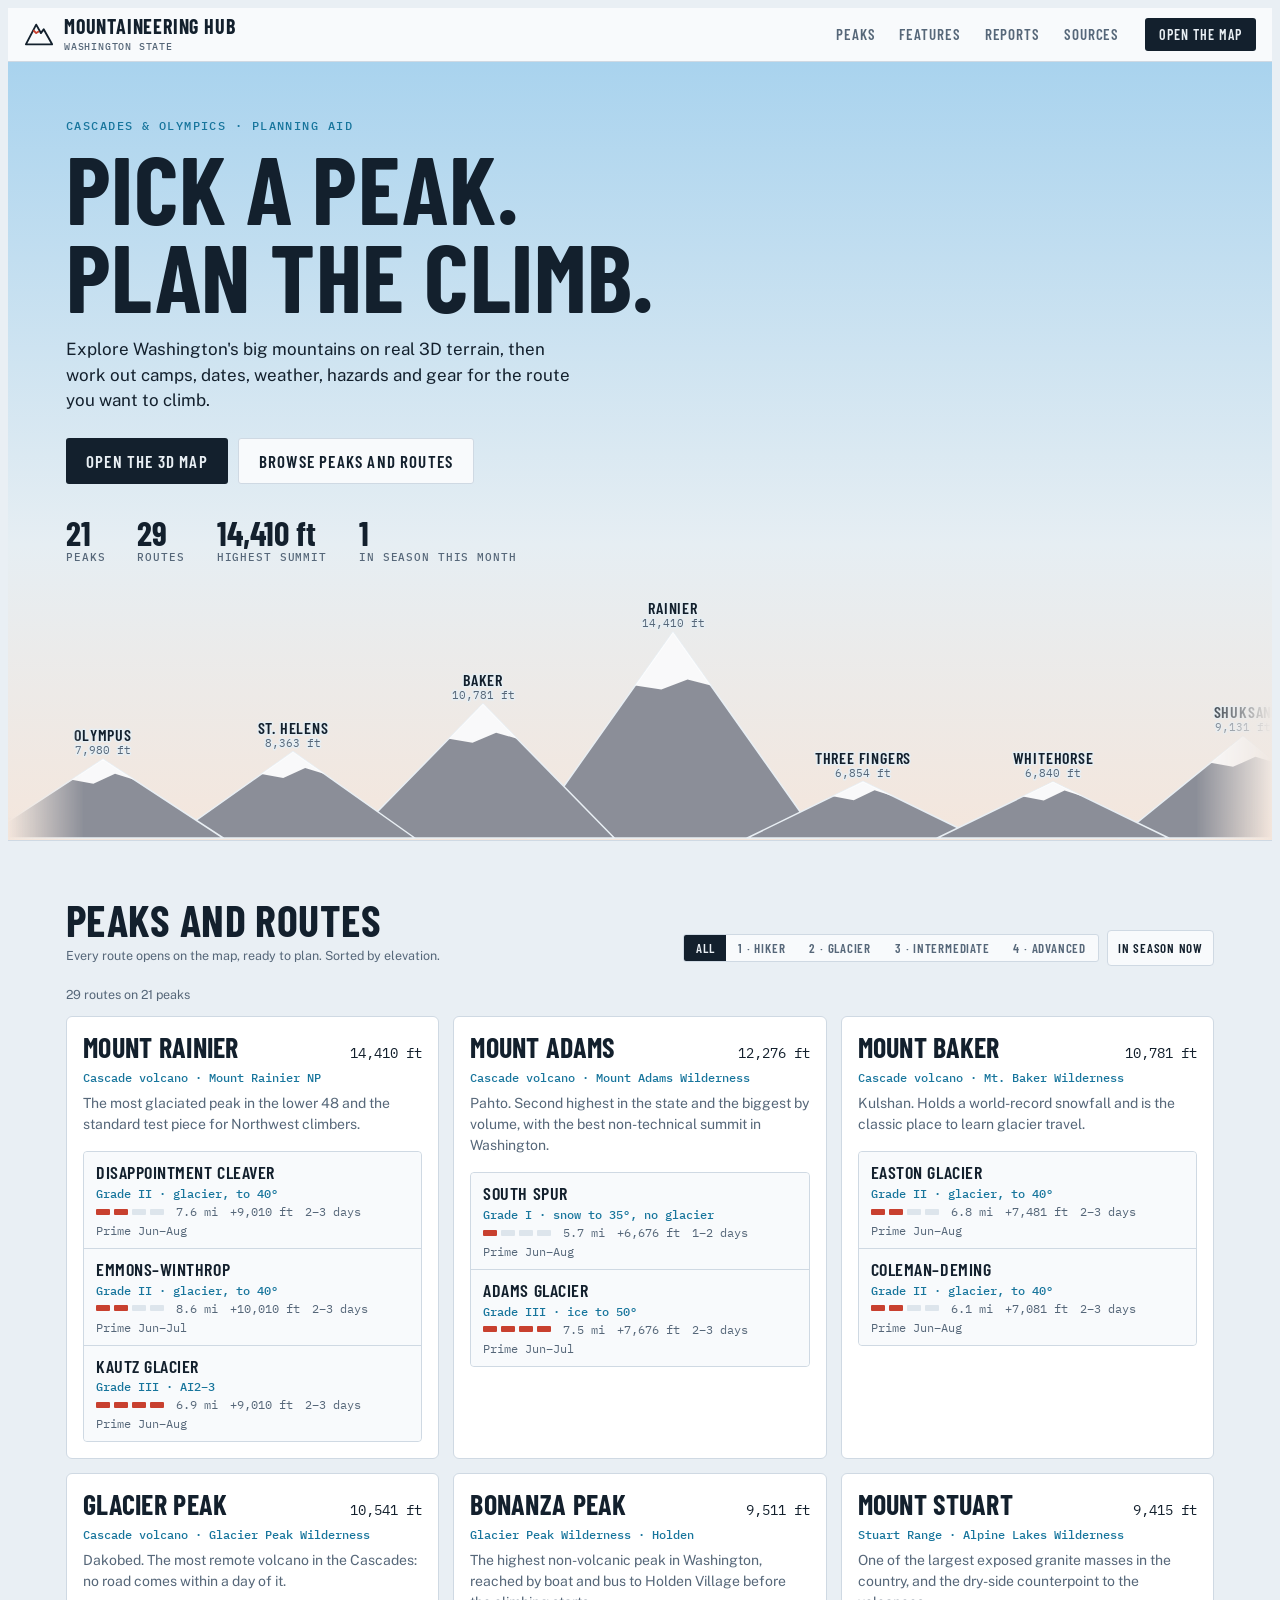
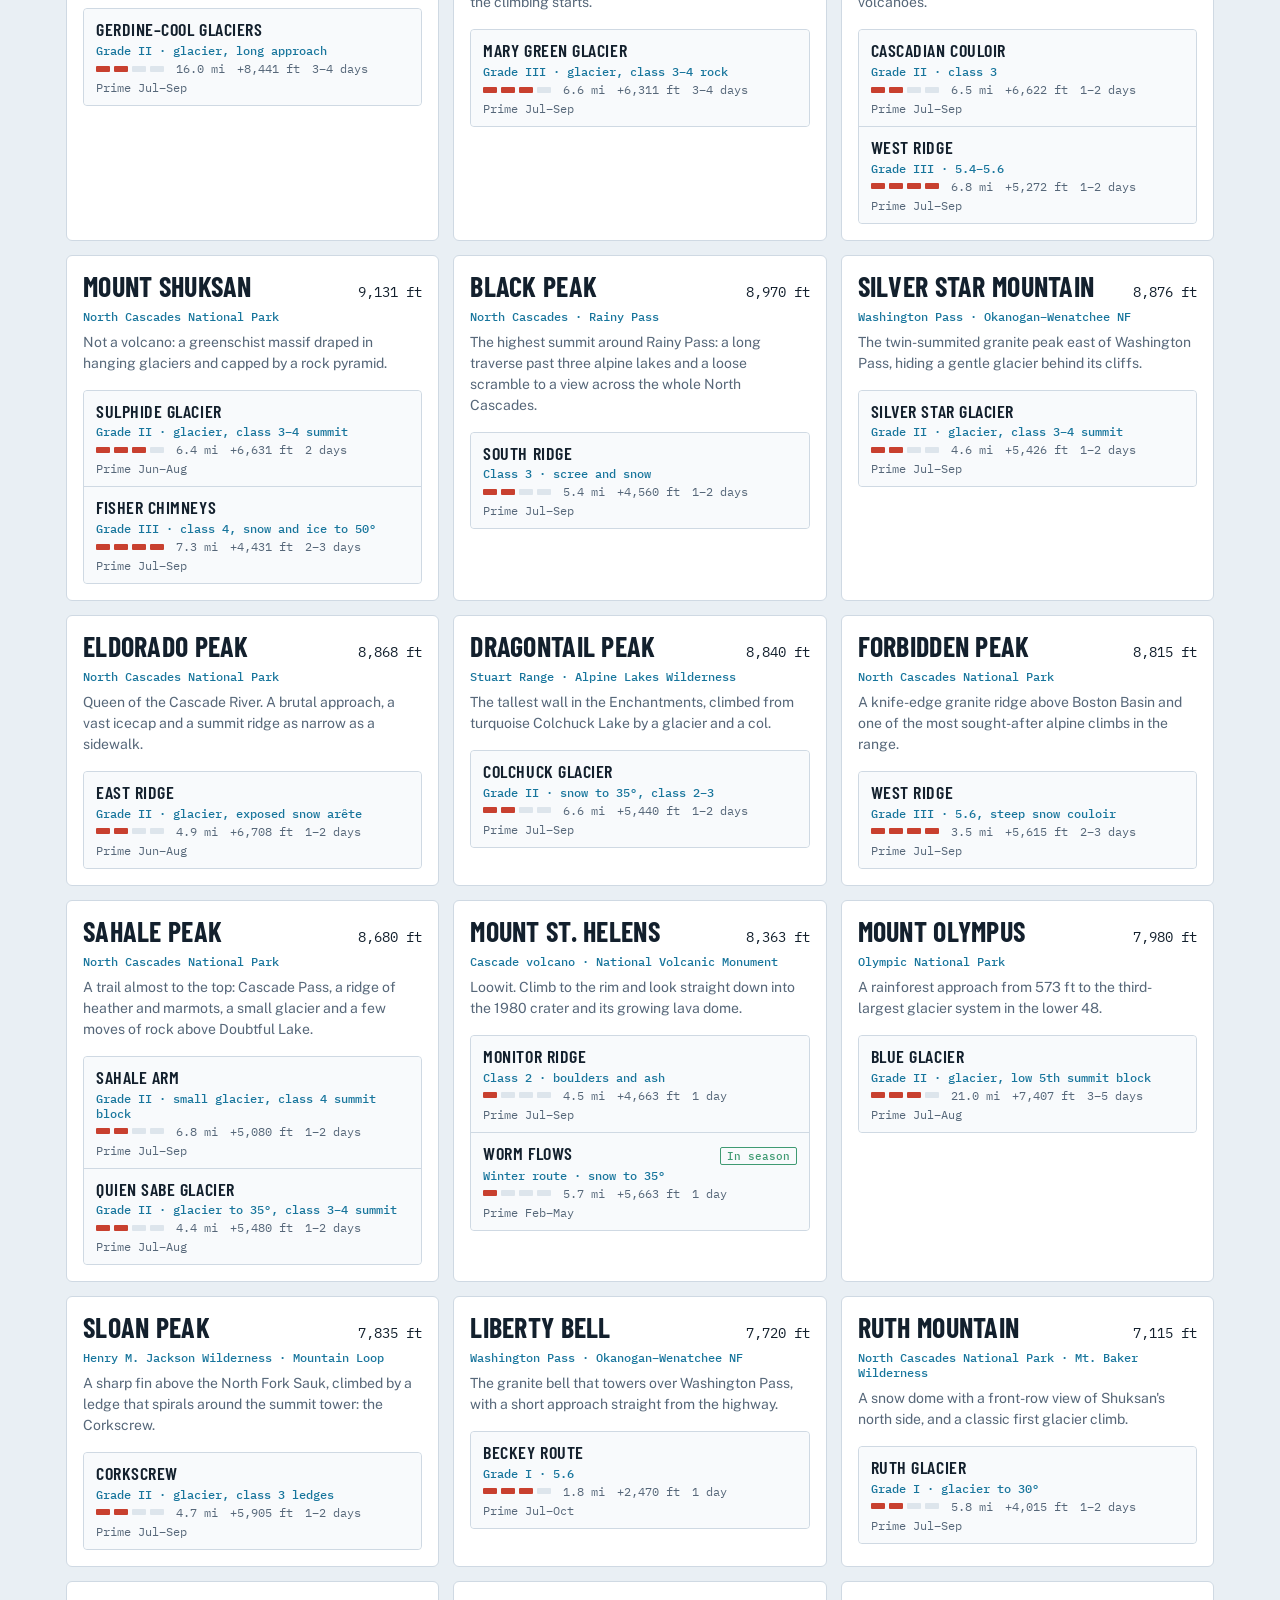
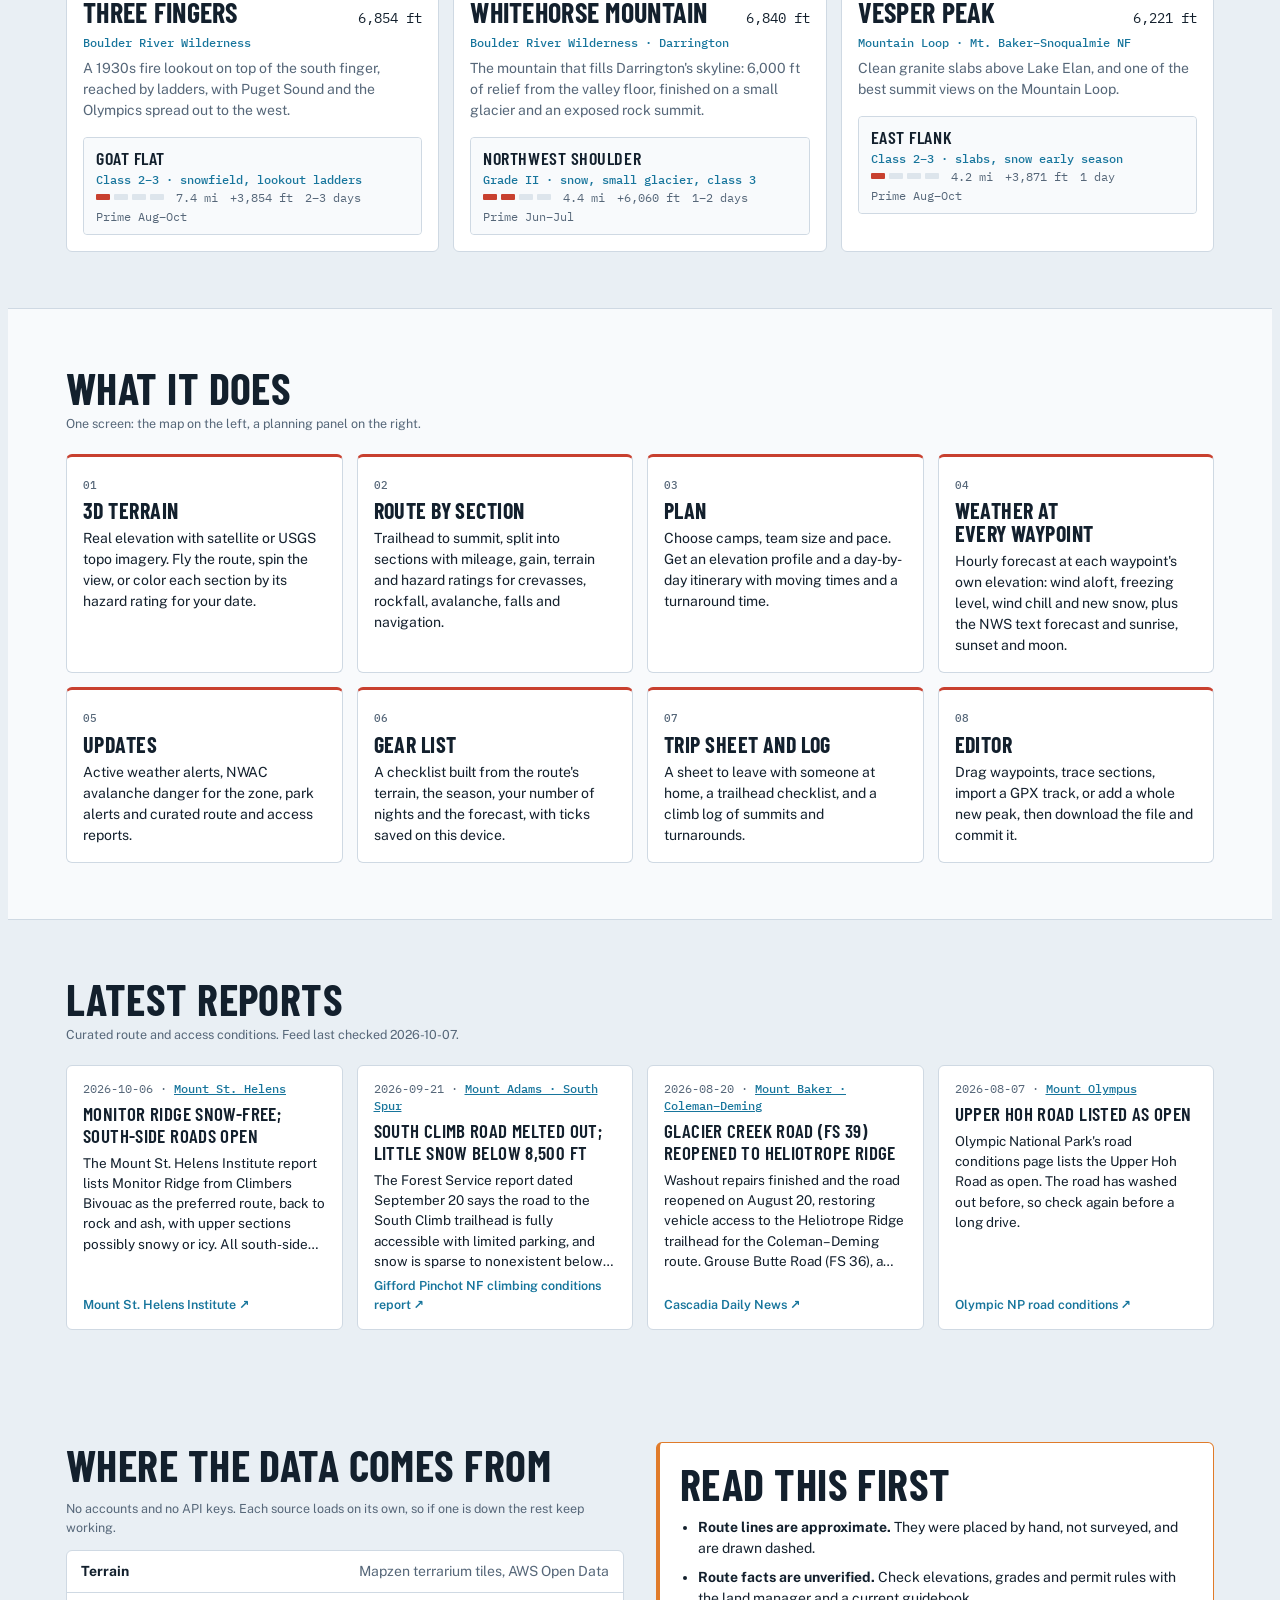
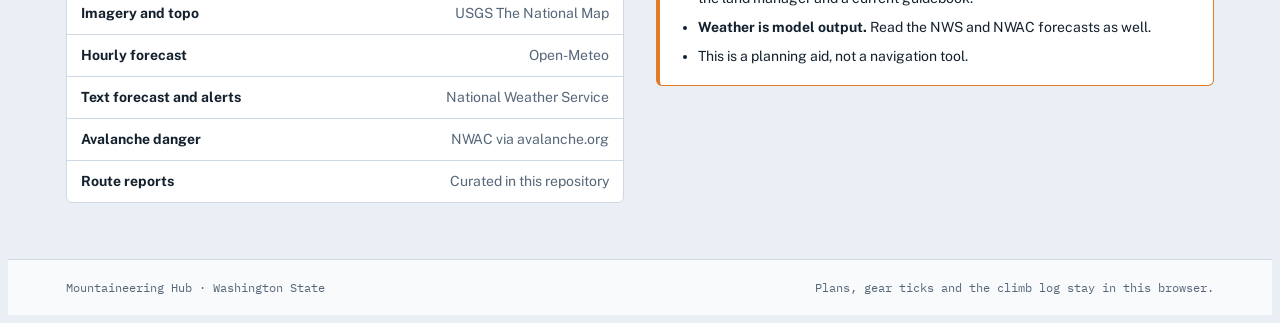
<file: index.html>
<!doctype html>
<html lang="en">
<head>
<meta charset="utf-8">
<meta name="viewport" content="width=device-width,initial-scale=1,viewport-fit=cover">
<title>Washington Mountaineering Hub</title>
<meta name="description" content="Explore Washington peaks on real 3D terrain, then plan camps, dates, weather, hazards and gear for each route.">
<script>
  // Old links pointed at the app on this page (…/#rainier/dc). Send them to the map.
  if (/^#[a-z0-9-]+(\/[a-z0-9-]+)?$/i.test(location.hash)) location.replace('map.html' + location.hash);
</script>
<link rel="preconnect" href="https://fonts.googleapis.com">
<link rel="stylesheet" href="https://fonts.googleapis.com/css2?family=Barlow+Condensed:wght@500;600;700&family=Public+Sans:wght@400;500;600;700&family=IBM+Plex+Mono:wght@400;500&display=swap">
<link rel="stylesheet" href="css/app.css">
<link rel="stylesheet" href="css/home.css">
</head>
<body class="home">
<header class="top">
  <a class="brand" href="./">
    <svg viewBox="0 0 32 32" aria-hidden="true"><path d="M2 27 13 6l5 9 3-4 9 16z" fill="none" stroke="var(--ink)" stroke-width="2" stroke-linejoin="round"/><path d="M10 12l3 3 3-2" fill="none" stroke="var(--accent)" stroke-width="2" stroke-linejoin="round"/></svg>
    <div><b>Mountaineering Hub</b><small>Washington State</small></div>
  </a>
  <nav class="hnav" aria-label="Sections">
    <a href="#peaks">Peaks</a><a href="#features">Features</a><a href="#reports">Reports</a><a href="#sources">Sources</a>
  </nav>
  <a class="btn" href="map.html">Open the map</a>
</header>

<main>
  <section class="hero">
    <div class="wrap">
      <p class="kicker">Cascades &amp; Olympics · planning aid</p>
      <h1>Pick a peak.<br>Plan the climb.</h1>
      <p class="lede">Explore Washington's big mountains on real 3D terrain, then work out camps, dates, weather, hazards and gear for the route you want to climb.</p>
      <div class="ctas">
        <a class="btn big" href="map.html">Open the 3D map</a>
        <a class="btn ghost big" href="#peaks">Browse peaks and routes</a>
      </div>
      <dl class="hstats" id="hstats"></dl>
    </div>
    <div class="skyline" id="skyline" aria-label="Peaks, west to east"></div>
  </section>

  <section class="wrap sect" id="peaks">
    <div class="shead">
      <div><h2>Peaks and routes</h2><p class="sub">Every route opens on the map, ready to plan. Sorted by elevation.</p></div>
      <div class="filters">
        <div class="seg" id="fLevel" role="group" aria-label="Experience level"></div>
        <button class="tbtn" id="fSeason" aria-pressed="false" title="Only routes inside their climbing season this month">In season now</button>
      </div>
    </div>
    <p class="sub" id="count" aria-live="polite"></p>
    <div class="cards" id="cards"><p class="sub">Loading peaks…</p></div>
  </section>

  <section class="band" id="features">
    <div class="wrap sect">
      <div class="shead"><div><h2>What it does</h2><p class="sub">One screen: the map on the left, a planning panel on the right.</p></div></div>
      <div class="feats">
        <article><b>01</b><h3>3D terrain</h3><p>Real elevation with satellite or USGS topo imagery. Fly the route, spin the view, or color each section by its hazard rating for your date.</p></article>
        <article><b>02</b><h3>Route by section</h3><p>Trailhead to summit, split into sections with mileage, gain, terrain and hazard ratings for crevasses, rockfall, avalanche, falls and navigation.</p></article>
        <article><b>03</b><h3>Plan</h3><p>Choose camps, team size and pace. Get an elevation profile and a day-by-day itinerary with moving times and a turnaround time.</p></article>
        <article><b>04</b><h3>Weather at every waypoint</h3><p>Hourly forecast at each waypoint's own elevation: wind aloft, freezing level, wind chill and new snow, plus the NWS text forecast and sunrise, sunset and moon.</p></article>
        <article><b>05</b><h3>Updates</h3><p>Active weather alerts, NWAC avalanche danger for the zone, park alerts and curated route and access reports.</p></article>
        <article><b>06</b><h3>Gear list</h3><p>A checklist built from the route's terrain, the season, your number of nights and the forecast, with ticks saved on this device.</p></article>
        <article><b>07</b><h3>Trip sheet and log</h3><p>A sheet to leave with someone at home, a trailhead checklist, and a climb log of summits and turnarounds.</p></article>
        <article><b>08</b><h3>Editor</h3><p>Drag waypoints, trace sections, import a GPX track, or add a whole new peak, then download the file and commit it.</p></article>
      </div>
    </div>
  </section>

  <section class="wrap sect" id="reports">
    <div class="shead"><div><h2>Latest reports</h2><p class="sub" id="checked">Curated route and access conditions.</p></div></div>
    <div class="reps" id="reps"><p class="sub">Loading reports…</p></div>
  </section>

  <section class="wrap sect" id="sources">
    <div class="split">
      <div>
        <h2>Where the data comes from</h2>
        <p class="sub" style="margin-bottom:12px">No accounts and no API keys. Each source loads on its own, so if one is down the rest keep working.</p>
        <ul class="srcs">
          <li><b>Terrain</b><span>Mapzen terrarium tiles, AWS Open Data</span></li>
          <li><b>Imagery and topo</b><span>USGS The National Map</span></li>
          <li><b>Hourly forecast</b><span>Open-Meteo</span></li>
          <li><b>Text forecast and alerts</b><span>National Weather Service</span></li>
          <li><b>Avalanche danger</b><span>NWAC via avalanche.org</span></li>
          <li><b>Route reports</b><span>Curated in this repository</span></li>
        </ul>
      </div>
      <div class="warn">
        <h2>Read this first</h2>
        <ul>
          <li><b>Route lines are approximate.</b> They were placed by hand, not surveyed, and are drawn dashed.</li>
          <li><b>Route facts are unverified.</b> Check elevations, grades and permit rules with the land manager and a current guidebook.</li>
          <li><b>Weather is model output.</b> Read the NWS and NWAC forecasts as well.</li>
          <li>This is a planning aid, not a navigation tool.</li>
        </ul>
      </div>
    </div>
  </section>
</main>

<footer class="foot">
  <div class="wrap">
    <span>Mountaineering Hub · Washington State</span>
    <span>Plans, gear ticks and the climb log stay in this browser.</span>
  </div>
</footer>

<script type="module" src="js/home.js"></script>
</body>
</html>
</file>
<file: css/app.css>
/* One-screen app: 3D terrain map on the left, tabbed planning panel docked right (stacked on phones). */
:root{
  --bg:#e9eff4; --panel:#f8fafc; --raise:#ffffff; --ink:#13202d; --mute:#566779; --line:#cfd9e3;
  --accent:#c8402f; --accent-ink:#ffffff; --ice:#17759c; --gold:#9a7a0c;
  --sky1:#a9d3ee; --sky2:#e6eef3; --sky3:#f4e6dc;
  --hok:#3f9a72; --h1:#d9ac1f; --h2:#e07b2a; --h3:#cf3a36; --h0:#dde5ec;
  --t-low:#6c967a; --t-mid:#a9ae93; --t-rock:#8b8e98; --t-snow:#ffffff; --t-line:#5a4636; --t-glow:#000000; --t-amb:.52;
  --f-display:"Barlow Condensed","Arial Narrow",Impact,sans-serif;
  --f-body:"Public Sans",system-ui,-apple-system,"Segoe UI",sans-serif;
  --f-mono:"IBM Plex Mono",ui-monospace,Menlo,Consolas,monospace;
}
@media (prefers-color-scheme: dark){ :root{
  --bg:#0b131e; --panel:#111c2a; --raise:#172536; --ink:#e7eef6; --mute:#8fa2b6; --line:#25364a;
  --accent:#ff7d5e; --accent-ink:#1a0d08; --ice:#6cc7ea; --gold:#e3c14a;
  --sky1:#0a1222; --sky2:#1c2742; --sky3:#5a3a4c;
  --hok:#4fb98a; --h1:#e6bf3a; --h2:#f08f3f; --h3:#ef5a52; --h0:#22344a;
  --t-low:#1f3d3c; --t-mid:#3a4a5c; --t-rock:#4a5166; --t-snow:#c9dcf5; --t-line:#0a1320; --t-glow:#ff8a66; --t-amb:.42;
  color-scheme:dark } }

*{box-sizing:border-box}
html,body{height:100%}
body{background:var(--bg);color:var(--ink);font:14px/1.5 var(--f-body);display:flex;flex-direction:column}
button,input,select,textarea{font:inherit;color:inherit}
button{cursor:pointer}
:focus-visible{outline:2px solid var(--ice);outline-offset:2px}
.mono{font-family:var(--f-mono);font-variant-numeric:tabular-nums}
h1,h2,h3{font-family:var(--f-display);margin:0;text-wrap:balance;line-height:1.05}

/* header */
.top{display:flex;align-items:center;gap:16px;padding:8px 16px;border-bottom:1px solid var(--line);background:var(--panel);flex:none;min-width:0}
.brand{display:flex;align-items:center;gap:10px;flex:none}
.brand svg{width:30px;height:30px}
.brand b{font:700 20px/1 var(--f-display);letter-spacing:.04em;text-transform:uppercase}
.brand small{display:block;font:500 10px/1.2 var(--f-mono);color:var(--mute);letter-spacing:.08em;text-transform:uppercase}
.peaks{display:flex;gap:4px;overflow-x:auto;min-width:0;flex:1;scrollbar-width:thin;padding-block:2px}
.peaks button{flex:none;background:none;border:1px solid transparent;border-radius:4px;padding:4px 10px;text-align:left;line-height:1.15}
.peaks button b{display:block;font:600 16px/1.1 var(--f-display);letter-spacing:.03em;text-transform:uppercase}
.peaks button span{font:400 10.5px var(--f-mono);color:var(--mute)}
.peaks button:hover{border-color:var(--line)}
.peaks button[aria-pressed="true"]{background:var(--ink);color:var(--bg)}
.peaks button[aria-pressed="true"] span{color:inherit;opacity:.75}

.main{flex:1;display:grid;grid-template-columns:minmax(0,1fr) 450px;min-height:0}

/* stage */
.stage{position:relative;min-width:0;min-height:0;overflow:hidden;background:linear-gradient(180deg,var(--sky1) 0%,var(--sky2) 58%,var(--sky3) 100%)}
#map{position:absolute;inset:0}
.hud{position:absolute;pointer-events:none}
.hud>*{pointer-events:auto}
.title{top:14px;left:16px;right:150px;pointer-events:none}
.title>*{pointer-events:none}
.title{color:#fff;text-shadow:0 1px 10px rgba(0,0,0,.75),0 0 2px rgba(0,0,0,.6)}
.title h1{font-size:clamp(30px,4.4vw,58px);font-weight:700;text-transform:uppercase;letter-spacing:.01em}
.title .elev{font:500 15px var(--f-mono);margin-top:4px}
.title .elev em{font-style:normal;opacity:.85}
.title p{margin:6px 0 0;max-width:42ch;font-size:13px}
.tools{top:14px;right:12px;display:flex;flex-direction:column;gap:6px;align-items:flex-end}
.tbtn{background:var(--panel);border:1px solid var(--line);border-radius:4px;min-width:36px;height:36px;padding:0 10px;font:600 13px var(--f-display);letter-spacing:.06em;text-transform:uppercase}
.tbtn[aria-pressed="true"]{background:var(--accent);color:var(--accent-ink);border-color:var(--accent)}
.routes{left:16px;bottom:16px;right:16px;display:flex;flex-wrap:wrap;gap:6px;align-items:flex-end}
.rchip{display:flex;align-items:center;gap:8px;background:var(--panel);border:1px solid var(--line);border-radius:4px;padding:6px 10px;text-align:left;line-height:1.2}
.rchip i{width:10px;height:10px;border-radius:50%;flex:none}
.rchip b{font:600 15px var(--f-display);letter-spacing:.03em;text-transform:uppercase;display:block}
.rchip span{font-size:11px;color:var(--mute)}
.rchip[aria-pressed="true"]{border-color:var(--ink);box-shadow:inset 0 -3px 0 var(--ink)}
.fly{left:50%;top:16px;transform:translateX(-50%);background:var(--ink);color:var(--bg);border-radius:4px;padding:6px 12px;font:500 12px var(--f-mono);white-space:nowrap}
.lab{position:absolute;left:9px;top:-10px;white-space:nowrap;cursor:pointer;font:500 11px var(--f-mono);background:var(--panel);color:var(--ink);border:1px solid var(--line);border-radius:3px;padding:1px 6px;transform-origin:0 0}
.lab b{font:600 13px var(--f-display);letter-spacing:.04em;text-transform:uppercase;margin-right:6px}
.lab.lc{border-color:var(--ice)} .lab.sleep{background:var(--accent);color:var(--accent-ink);border-color:var(--accent)}
.lab.summit{background:var(--ink);color:var(--bg);border-color:var(--ink)}

/* panel */
.panel{display:flex;flex-direction:column;min-height:0;min-width:0;background:var(--panel);border-left:1px solid var(--line)}
.tabs{display:flex;overflow-x:auto;border-bottom:1px solid var(--line);flex:none;scrollbar-width:none}
.tabs button{flex:1 0 auto;background:none;border:0;border-bottom:3px solid transparent;padding:11px 7px 8px;font:600 14.5px var(--f-display);letter-spacing:.05em;text-transform:uppercase;color:var(--mute)}
.tabs button[aria-selected="true"]{color:var(--ink);border-bottom-color:var(--accent)}
.pane{flex:1;overflow-y:auto;padding:16px;display:flex;flex-direction:column;gap:18px;min-height:0}
.pane h2{font-size:28px;font-weight:700;text-transform:uppercase;letter-spacing:.01em}
.pane h3{font-size:14px;font-weight:600;letter-spacing:.1em;text-transform:uppercase;color:var(--mute);margin-bottom:8px}
.pane p{margin:0;max-width:65ch}
.sub{color:var(--mute);font-size:12.5px}
.grade{font:500 12px var(--f-mono);color:var(--ice);margin-top:4px}
.stats{display:grid;grid-template-columns:repeat(4,1fr);border:1px solid var(--line);border-radius:4px;background:var(--raise)}
.stats div{padding:8px 8px;border-left:1px solid var(--line);min-width:0}
.stats div:first-child{border-left:0}
.stats b{display:block;font:600 20px/1.1 var(--f-display);white-space:nowrap}
.stats span{font-size:10.5px;color:var(--mute);text-transform:uppercase;letter-spacing:.06em}
.pips{display:flex;gap:4px;align-items:center}
.pips i{width:22px;height:8px;background:var(--h0);border-radius:1px}
.pips i.on{background:var(--accent)}
.pips b{margin-left:8px;font:600 14px var(--f-display);letter-spacing:.05em;text-transform:uppercase}
ul.plain{margin:6px 0 0;padding-left:18px} ul.plain li{margin:2px 0}
.season{position:relative;display:grid;grid-template-columns:repeat(12,1fr);border:1px solid var(--line);border-radius:4px;background:var(--raise);height:34px;overflow:hidden}
.season span{font:400 10px var(--f-mono);color:var(--mute);text-align:center;align-self:end;padding-bottom:2px;border-left:1px solid var(--line);position:relative;z-index:1}
.season span:first-child{border-left:0}
.season u{position:absolute;top:0;height:12px;background:var(--ice);opacity:.35}
.season u.prime{opacity:1}
.season em{position:absolute;top:0;bottom:0;width:2px;background:var(--accent);z-index:2}
.secs{display:flex;flex-direction:column;border:1px solid var(--line);border-radius:4px;background:var(--raise)}
.sec{padding:10px 12px;border-top:1px solid var(--line);display:grid;grid-template-columns:22px minmax(0,1fr);gap:4px 8px;cursor:default}
.sec:first-child{border-top:0}
.sec.hot{box-shadow:inset 3px 0 0 var(--accent)}
.sec .n{font:500 12px var(--f-mono);color:var(--mute);padding-top:2px}
.sec .h{font:600 16px/1.2 var(--f-display);letter-spacing:.02em;text-transform:uppercase}
.sec .m{font:400 11.5px var(--f-mono);color:var(--mute)}
.sec .t{grid-column:2;font-size:13px}
.chips{grid-column:2;display:flex;flex-wrap:wrap;gap:4px}
.hz{font:500 11px var(--f-body);padding:1px 7px;border-radius:2px;border:1px solid transparent;white-space:nowrap}
.hz.l1{background:var(--h1);color:#1d1503} .hz.l2{background:var(--h2);color:#1d0d03} .hz.l3{background:var(--h3);color:#fff}
.hz.l0{border-color:var(--line);color:var(--mute)}
.tag{font:500 11px var(--f-mono);border:1px solid var(--line);border-radius:2px;padding:1px 6px;white-space:nowrap}
.box{border:1px solid var(--line);border-radius:4px;background:var(--raise);padding:12px}
.form{display:grid;grid-template-columns:1fr 1fr;gap:10px}
.form label{display:flex;flex-direction:column;gap:3px;font-size:11px;color:var(--mute);text-transform:uppercase;letter-spacing:.06em;min-width:0}
.form .wide{grid-column:1/-1}
input[type=text],input[type=date],input[type=number],select,textarea{background:var(--panel);border:1px solid var(--line);border-radius:3px;padding:6px 8px;font-size:14px;text-transform:none;letter-spacing:0;color:var(--ink);width:100%;min-width:0}
input[type=range]{width:100%;accent-color:var(--accent)}
.rng{display:flex;justify-content:space-between;align-items:baseline}
.rng b{font:500 13px var(--f-mono);color:var(--ink);text-transform:none;letter-spacing:0}
.btn{background:var(--ink);color:var(--bg);border:0;border-radius:3px;padding:8px 14px;font:600 14px var(--f-display);letter-spacing:.07em;text-transform:uppercase}
.btn.ghost{background:none;color:var(--ink);border:1px solid var(--line)}
.camp{display:grid;grid-template-columns:minmax(0,1fr) auto;gap:2px 10px;padding:10px 12px;border-top:1px solid var(--line);align-items:center}
.camp:first-child{border-top:0}
.camp b{font:600 16px var(--f-display);letter-spacing:.02em;text-transform:uppercase}
.camp .sub{grid-column:1}
.camp button{grid-row:1/3;grid-column:2}
.camp button[aria-pressed="true"]{background:var(--accent);color:var(--accent-ink);border-color:var(--accent)}
svg.prof{width:100%;height:auto;display:block}
svg.prof text{font:400 9px var(--f-mono);fill:var(--mute)}
svg.prof .nm{fill:var(--ink);font-size:9.5px}
.day{border:1px solid var(--line);border-radius:4px;background:var(--raise);padding:10px 12px;display:grid;gap:4px}
.day .hd{display:flex;justify-content:space-between;gap:8px;align-items:baseline;flex-wrap:wrap}
.day .hd b{font:600 17px var(--f-display);letter-spacing:.03em;text-transform:uppercase}
.day .hd span{font:500 12px var(--f-mono)}
.day .bar{height:6px;background:var(--h0);border-radius:1px;overflow:hidden}
.day .bar i{display:block;height:100%;background:var(--hok)}
.day .bar i.w{background:var(--h2)} .day .bar i.d{background:var(--h3)}
.tl{display:grid;grid-template-columns:auto 1fr;gap:1px 12px;font-size:13px;margin-top:4px}
.tl span:nth-child(odd){font:500 12px var(--f-mono);color:var(--ice)}
.flag{border-left:4px solid var(--h2);padding:6px 10px;background:var(--raise);font-size:13px;border-radius:0 3px 3px 0}
.flag.l3{border-left-color:var(--h3)} .flag.l0{border-left-color:var(--hok)}
.scroll{overflow-x:auto}
table{border-collapse:collapse;width:100%;font-size:12.5px}
th,td{padding:5px 6px;text-align:right;border-top:1px solid var(--line);white-space:nowrap}
th{font:500 10px var(--f-mono);text-transform:uppercase;letter-spacing:.05em;color:var(--mute);border-top:0}
th:first-child,td:first-child{text-align:left;white-space:normal}
td.c{text-align:center;padding:3px}
td.c i{display:block;width:26px;height:22px;line-height:22px;margin:auto;border-radius:2px;font:500 11px var(--f-mono);font-style:normal;background:var(--h0);color:var(--mute)}
td.c i.l1{background:var(--h1);color:#1d1503} td.c i.l2{background:var(--h2);color:#1d0d03} td.c i.l3{background:var(--h3);color:#fff}
.sun{display:grid;grid-template-columns:repeat(4,1fr);gap:8px}
.sun div{min-width:0} .sun b{display:block;font:500 15px var(--f-mono)} .sun span{font-size:10.5px;color:var(--mute);text-transform:uppercase;letter-spacing:.05em}
.links{display:flex;flex-wrap:wrap;gap:6px}
.links a{color:var(--ice);border:1px solid var(--line);border-radius:3px;padding:4px 9px;text-decoration:none;font-size:12.5px;font-weight:600}
.links a:hover{border-color:var(--ice)}
.gear label{display:grid;grid-template-columns:20px minmax(0,1fr) auto;gap:8px;padding:6px 0;border-top:1px solid var(--line);align-items:start;cursor:pointer}
.gear label:first-of-type{border-top:0}
.gear input{margin-top:3px;accent-color:var(--accent)}
.gear small{display:block;color:var(--mute);font-size:11.5px}
.gear .w{font:400 11px var(--f-mono);color:var(--mute);white-space:nowrap}
.gear input:checked~span{text-decoration:line-through;color:var(--mute)}
.meter{height:8px;background:var(--h0);border-radius:1px;overflow:hidden;margin-top:6px}
.meter i{display:block;height:100%;background:var(--accent)}
pre.sheet{margin:0;white-space:pre-wrap;font:400 12px/1.55 var(--f-mono);background:var(--raise);border:1px solid var(--line);border-radius:4px;padding:12px;overflow-wrap:anywhere}
.logrow{border-top:1px solid var(--line);padding:8px 0;display:grid;grid-template-columns:minmax(0,1fr) auto;gap:2px 8px}
.logrow:first-child{border-top:0}
.logrow b{font:600 16px var(--f-display);text-transform:uppercase;letter-spacing:.02em}
.logrow button{background:none;border:0;color:var(--mute);font-size:12px;text-decoration:underline}
.row{display:flex;gap:8px;flex-wrap:wrap;align-items:center}
.legend{display:flex;gap:10px;flex-wrap:wrap;font-size:11.5px;color:var(--mute);align-items:center}
.legend i{display:inline-block;width:12px;height:12px;border-radius:2px;vertical-align:-2px;margin-right:4px}

@media (max-width:900px){
  html,body{height:auto}
  .top{flex-wrap:wrap;gap:8px}
  .peaks{flex-basis:100%}
  .main{display:block}
  .stage{height:62vh;min-height:380px}
  .title p{display:none}
  .title{right:124px}
  .title h1{font-size:30px}
  .title .elev em{display:block}
  #bFrame,#bSpin{display:none}
    .panel{border-left:0;border-top:1px solid var(--line)}
  .pane{overflow:visible}
  .tabs{position:sticky;top:env(safe-area-inset-top,0px);background:var(--panel);z-index:5}
}
@media (max-width:420px){ .stats{grid-template-columns:repeat(2,1fr)} .stats div:nth-child(3){border-left:0} .stats div:nth-child(n+3){border-top:1px solid var(--line)} .sun{grid-template-columns:repeat(2,1fr)} }

/* ---- v2: map, live data, editor ---- */
.topbtns{display:flex;gap:6px;flex:none}
.mk{width:0;height:0;position:relative}
.mk>i{position:absolute;left:-6px;top:-6px;width:12px;height:12px;border-radius:50%;background:#fff;border:2px solid #0b131e;box-sizing:border-box;cursor:pointer}
.mk.mcamp>i{border-radius:0;background:none;border:0;width:0;height:0;left:-8px;top:-12px;border-left:8px solid transparent;border-right:8px solid transparent;border-bottom:14px solid #fff;filter:drop-shadow(0 0 1.5px #000)}
.mk.sleep>i{border-bottom-color:#ff6a4d}
.mk.summit>i{background:#0b131e;border-color:#fff}
.mk.poi>i{left:-10px;top:-10px;width:20px;height:20px;font:600 11px/16px var(--f-mono);font-style:normal;text-align:center;color:#fff;background:#17759c;border-color:#fff}
.mk.poi.hazard>i{background:#cf3a36} .mk.poi.crux>i{background:#b25a00}
.mk.peak .lab{left:-4px;top:-26px;background:#0b131e;color:#fff;border-color:#0b131e;opacity:.92}
.mk.peak>i{background:#ff6a4d;border-color:#fff}
.mk.drag>i{outline:2px dashed #ffd24a;outline-offset:3px;cursor:move}
.maplibregl-popup-content{font:13px/1.45 var(--f-body);color:#13202d;border-radius:4px;padding:10px 12px;max-width:260px}
.maplibregl-popup-content b{display:block;font:600 16px/1.2 var(--f-display);text-transform:uppercase;letter-spacing:.03em}
.maplibregl-popup-content .mono{font-size:11.5px;color:#566779;display:block;margin:2px 0 4px}
.mapmsg{left:16px;right:16px;top:45%;background:var(--panel);border:1px solid var(--line);border-radius:4px;padding:12px;max-width:46ch}
.editbar{left:50%;top:14px;transform:translateX(-50%);background:#ffd24a;color:#1d1503;border-radius:4px;padding:6px 12px;font:600 13px var(--f-body)}
.src{font-size:11.5px;color:var(--mute);display:flex;gap:6px;align-items:center;flex-wrap:wrap}
.src i{width:8px;height:8px;border-radius:50%;background:var(--hok);flex:none}
.src.err i{background:var(--h3)} .src.wait i{background:var(--h1)}
.src button{background:none;border:0;padding:0;color:var(--ice);text-decoration:underline;font-size:11.5px}
.seg{display:inline-flex;border:1px solid var(--line);border-radius:3px;overflow:hidden}
.seg button{background:none;border:0;padding:5px 12px;font:600 13px var(--f-display);letter-spacing:.06em;text-transform:uppercase;color:var(--mute)}
.seg button[aria-pressed="true"]{background:var(--ink);color:var(--bg)}
.days{display:grid;grid-template-columns:repeat(7,minmax(0,1fr));gap:4px}
.dayc{background:var(--raise);border:1px solid var(--line);border-radius:4px;padding:6px 1px 5px;text-align:center;line-height:1.25;min-width:0;border-top:4px solid var(--hok)}
.dayc.r2{border-top-color:var(--h2)} .dayc.r3{border-top-color:var(--h3)}
.dayc[aria-pressed="true"]{outline:2px solid var(--ink);outline-offset:1px}
.dayc b{display:block;white-space:nowrap;font:600 13.5px var(--f-display);text-transform:uppercase;letter-spacing:.04em}
.dayc span{display:block;font:400 10.5px var(--f-mono);color:var(--mute);white-space:nowrap;overflow:hidden;text-overflow:ellipsis}
.dayc span.t{color:var(--ink);font-size:11px}
.upd{border-top:1px solid var(--line);padding:10px 0;display:grid;gap:3px}
.upd:first-child{border-top:0;padding-top:0} .upd:last-child{padding-bottom:0}
.upd b{font:600 16px/1.2 var(--f-display);text-transform:uppercase;letter-spacing:.02em}
.upd a{color:var(--ice);font-size:12px;font-weight:600}
.danger{display:inline-block;font:600 13px var(--f-display);letter-spacing:.06em;text-transform:uppercase;padding:2px 9px;border-radius:2px;background:var(--h0);color:var(--ink)}
.badge{font:500 10.5px var(--f-mono);border:1px solid var(--h2);color:var(--h2);border-radius:2px;padding:0 5px;vertical-align:2px;white-space:nowrap}
.ed fieldset{border:1px solid var(--line);border-radius:4px;background:var(--raise);padding:10px 12px;margin:0;min-width:0}
.ed legend{font:600 13px var(--f-display);letter-spacing:.1em;text-transform:uppercase;color:var(--mute);padding:0 6px}
.ed .wp{border-top:1px solid var(--line);padding:8px 0;display:grid;grid-template-columns:minmax(0,1.6fr) minmax(0,1fr) 78px;gap:6px}
.ed .wp:first-of-type{border-top:0}
.ed .wp .full{grid-column:1/-1}
.ed .hzrow{display:grid;grid-template-columns:repeat(7,minmax(0,1fr));gap:4px}
.ed .hzrow label{font:400 10px var(--f-mono);color:var(--mute);display:grid;gap:2px;text-align:center}
.ed .hzrow select{padding:4px 2px}
.ed input,.ed select,.ed textarea{font-size:13px;padding:5px 6px}
.ed .btn{padding:6px 10px;font-size:13px}
ul.probs{margin:0;padding-left:18px;color:var(--h3);font-size:12.5px}
@media (max-width:900px){ .topbtns{order:2;margin-left:auto} .peaks{order:3} .days{grid-template-columns:repeat(4,minmax(0,1fr))} }
a.brand{color:inherit;text-decoration:none}
/* peak view: every route at once, before one is picked */
.rpick{align-self:center;font:600 13px var(--f-display);letter-spacing:.08em;text-transform:uppercase;color:#fff;background:#0b131e;border-radius:4px;padding:7px 10px}
.rtag{display:flex;align-items:center;gap:6px;background:var(--panel);color:var(--ink);border:1px solid var(--line);border-radius:4px;padding:4px 9px 4px 7px;white-space:nowrap;box-shadow:0 2px 8px rgba(0,0,0,.35);line-height:1.15;text-align:left}
.rtag i{width:10px;height:10px;border-radius:50%;flex:none}
.rtag b{font:600 14px var(--f-display);letter-spacing:.03em;text-transform:uppercase}
.rtag span{font:400 10.5px var(--f-mono);color:var(--mute)}
.rtag:hover{border-color:var(--ink)}
.rpk{display:grid;grid-template-columns:12px minmax(0,1fr);gap:10px;text-align:left;background:none;border:0;border-top:1px solid var(--line);padding:12px;color:inherit}
.rpk:first-child{border-top:0}
.rpk:hover{background:var(--panel);box-shadow:inset 3px 0 0 var(--accent)}
.rpk>i{width:12px;height:12px;border-radius:50%;margin-top:4px}
.rpk>span{display:grid;gap:3px}
.rpk b{font:600 18px/1.15 var(--f-display);letter-spacing:.03em;text-transform:uppercase}
.rpk .grade{margin-top:0}
.rpk .m{font:400 11.5px var(--f-mono);color:var(--mute)}
.rpk .t{font-size:13px}
/* date finder */
.win{display:grid;gap:12px}
.win h3{margin:0}
.dowrow{display:flex;flex-wrap:wrap;gap:8px;align-items:center;justify-content:space-between}
.dows{display:inline-flex;gap:3px}
.dows button{width:30px;height:30px;border:1px solid var(--line);border-radius:3px;background:var(--panel);font:600 13px var(--f-display);color:var(--mute);padding:0}
.dows button[aria-pressed="true"]{background:var(--ink);color:var(--bg);border-color:var(--ink)}
.picks{display:grid;gap:8px}
.pick{display:grid;grid-template-columns:minmax(0,1fr) auto;gap:2px 10px;align-items:center;border:1px solid var(--line);border-left:4px solid var(--hok);border-radius:4px;padding:8px 10px;background:var(--panel)}
.pick.sF{border-left-color:var(--h1)} .pick.sP{border-left-color:var(--h3)} .pick.sx{border-left-color:var(--line)}
.pick .pk{grid-column:1/-1;display:flex;justify-content:space-between;align-items:baseline}
.pick .pk b{font:600 12px var(--f-display);letter-spacing:.1em;text-transform:uppercase;color:var(--mute)}
.pick .score{font:700 22px/1 var(--f-display)}
.pick .score small{font:500 11px var(--f-mono);color:var(--mute);margin-left:6px;text-transform:uppercase}
.pick .pd{font:600 16px var(--f-display);letter-spacing:.02em;text-transform:uppercase}
.pick .pd .sub{text-transform:none;letter-spacing:0;font:400 12px var(--f-body)}
.pick>.sub{grid-column:1}
.pick .btn{grid-column:2;grid-row:2/4;padding:6px 10px;font-size:13px}
.pick .btn[aria-pressed="true"]{background:var(--accent);color:var(--accent-ink);border-color:var(--accent)}
.cal{display:grid;grid-template-columns:repeat(auto-fill,minmax(44px,1fr));gap:4px}
.cd{border:1px solid var(--line);border-top:4px solid var(--hok);border-radius:3px;background:var(--raise);padding:3px 0 4px;line-height:1.2;text-align:center}
.cd.sF{border-top-color:var(--h1)} .cd.sP{border-top-color:var(--h3)} .cd.sx{border-top-color:var(--line);opacity:.75}
.cd b{display:block;font:600 12px var(--f-display);text-transform:uppercase;letter-spacing:.04em}
.cd span{display:block;font:400 10px var(--f-mono);color:var(--mute)}
.cd i{display:block;font:500 11px var(--f-mono);font-style:normal}
.cd[aria-pressed="true"]{outline:2px solid var(--ink);outline-offset:1px}
</file>
<file: css/home.css>
/* Landing page. Loaded after app.css, which supplies the color tokens, fonts and shared controls. */
html,body.home{height:auto}
body.home{display:block;min-height:100%;font-size:15px}
.home a{color:inherit}
.wrap{max-width:1180px;margin:0 auto;padding:0 16px}

/* header */
.home .top{position:sticky;top:0;z-index:5;justify-content:space-between}
.hnav{display:flex;gap:4px;margin-left:auto}
.hnav a{text-decoration:none;font:600 15px var(--f-display);letter-spacing:.06em;text-transform:uppercase;color:var(--mute);padding:6px 10px;border-radius:4px}
.hnav a:hover{color:var(--ink);background:var(--raise)}
.home .btn{color:var(--bg);text-decoration:none;display:inline-flex;align-items:center;white-space:nowrap}
.home .btn.ghost{background:var(--panel);color:var(--ink)}
.home .btn.big{padding:12px 20px;font-size:17px}

/* hero */
.hero{position:relative;overflow:hidden;background:linear-gradient(180deg,var(--sky1) 0%,var(--sky2) 62%,var(--sky3) 100%);border-bottom:1px solid var(--line)}
.hero .wrap{position:relative;z-index:1;padding-top:56px;padding-bottom:12px}
.kicker{margin:0 0 10px;font:500 12px var(--f-mono);letter-spacing:.12em;text-transform:uppercase;color:var(--ice)}
.hero h1{font-size:clamp(44px,8vw,96px);font-weight:700;text-transform:uppercase;letter-spacing:.005em;line-height:.92}
.lede{max-width:52ch;font-size:17px;margin:18px 0 0}
.ctas{display:flex;gap:10px;flex-wrap:wrap;margin-top:24px}
.hstats{display:flex;flex-wrap:wrap;gap:8px 32px;margin:32px 0 0}
.hstats div{display:flex;flex-direction:column-reverse}
.hstats dt{font:500 11px var(--f-mono);letter-spacing:.08em;text-transform:uppercase;color:var(--mute)}
.hstats dd{margin:0;font:700 34px/1 var(--f-display)}
.skyline{--sky-h:260px;margin-top:4px;overflow:hidden;-webkit-mask-image:linear-gradient(90deg,transparent,#000 6%,#000 94%,transparent);mask-image:linear-gradient(90deg,transparent,#000 6%,#000 94%,transparent)}
.sky-track{display:flex;width:max-content;animation:sky var(--dur,180s) linear infinite}
.skyline:hover .sky-track,.skyline:focus-within .sky-track{animation-play-state:paused}
@keyframes sky{from{transform:translateX(0)}to{transform:translateX(-50%)}}
@media (prefers-reduced-motion:reduce){ .skyline{overflow-x:auto;-webkit-mask-image:none;mask-image:none} .sky-track{animation:none} .sky-track svg+svg{display:none} }
.skyline svg{display:block;flex:none;height:var(--sky-h);width:auto}
.skyline a{cursor:pointer}
.skyline .mt{fill:var(--t-rock);stroke:var(--bg);stroke-width:1.5;stroke-linejoin:round;transition:fill .15s}
.skyline .cap{fill:var(--t-snow);opacity:.95;pointer-events:none}
.skyline text{font:600 16px var(--f-display);letter-spacing:.05em;text-transform:uppercase;text-anchor:middle;fill:var(--ink);paint-order:stroke;stroke:var(--sky2);stroke-width:3px;stroke-linejoin:round}
.skyline text.e{font:400 11px var(--f-mono);letter-spacing:0;text-transform:none;fill:var(--mute)}
.skyline a.on .mt,.skyline a:hover .mt,.skyline a:focus-visible .mt{fill:var(--accent)}
.skyline a.on text,.skyline a:hover text{fill:var(--accent)}
.skyline a:focus-visible{outline:none}

/* sections */
.sect{padding-top:56px;padding-bottom:56px}
.band{background:var(--panel);border-block:1px solid var(--line)}
.sect h2{font-size:clamp(30px,4vw,44px);font-weight:700;text-transform:uppercase;letter-spacing:.01em}
.shead{display:flex;justify-content:space-between;align-items:end;gap:16px;flex-wrap:wrap;margin-bottom:20px}
.shead .sub{margin:4px 0 0}
.filters{display:flex;gap:8px;flex-wrap:wrap;align-items:center}
.filters .seg{background:var(--panel)}
#count{margin:0 0 12px}

/* peak cards */
.cards{display:grid;grid-template-columns:repeat(auto-fill,minmax(340px,1fr));gap:14px}
.card{background:var(--raise);border:1px solid var(--line);border-radius:6px;padding:16px;display:flex;flex-direction:column;gap:6px;min-width:0}
.card header{display:flex;justify-content:space-between;align-items:baseline;gap:10px}
.card header a{text-decoration:none}
.card header a:hover h3{color:var(--accent)}
.card h3{font-size:28px;font-weight:700;text-transform:uppercase;letter-spacing:.01em}
.card header .mono{font-size:14px;white-space:nowrap}
.prange{margin:0;font:500 11.5px var(--f-mono);color:var(--ice)}
.bl{margin:2px 0 6px;font-size:14px;color:var(--mute)}
.rts{display:flex;flex-direction:column;border:1px solid var(--line);border-radius:4px;margin-top:4px}
.rt{display:grid;gap:3px;padding:10px 12px;border-top:1px solid var(--line);text-decoration:none;background:var(--panel)}
.rt:first-child{border-top:0;border-radius:4px 4px 0 0}.rt:last-child{border-radius:0 0 4px 4px}.rt:only-child{border-radius:4px}
.rt:hover{box-shadow:inset 3px 0 0 var(--accent);background:var(--raise)}
.rn{display:flex;justify-content:space-between;gap:8px;align-items:baseline}
.rn b{font:600 18px/1.15 var(--f-display);letter-spacing:.03em;text-transform:uppercase}
.rn em{font:500 10.5px var(--f-mono);font-style:normal;border-radius:2px;padding:1px 6px;white-space:nowrap}
.rn em.pr{background:var(--hok);color:#fff}
.rn em.sh{border:1px solid var(--hok);color:var(--hok)}
.rg{font:500 12px var(--f-mono);color:var(--ice)}
.rm{display:flex;flex-wrap:wrap;gap:4px 12px;align-items:center;font:400 11.5px var(--f-mono);color:var(--mute)}
.rm .pips i{width:14px;height:6px}

/* features */
.feats{display:grid;grid-template-columns:repeat(auto-fill,minmax(250px,1fr));gap:14px}
.feats article{background:var(--raise);border:1px solid var(--line);border-radius:6px;padding:16px;border-top:3px solid var(--accent)}
.feats article b{font:500 11px var(--f-mono);color:var(--mute)}
.feats h3{font-size:22px;font-weight:700;text-transform:uppercase;letter-spacing:.02em;margin:4px 0 6px}
.feats p{margin:0;font-size:14px}

/* reports */
.reps{display:grid;grid-template-columns:repeat(auto-fill,minmax(260px,1fr));gap:14px}
.rep{background:var(--raise);border:1px solid var(--line);border-radius:6px;padding:14px 16px;display:flex;flex-direction:column;gap:6px}
.rep .mono{font-size:11.5px;color:var(--mute)}
.rep .mono a{color:var(--ice);font-weight:500}
.rep b{font:600 19px/1.15 var(--f-display);text-transform:uppercase;letter-spacing:.02em}
.rep p{margin:0;font-size:13.5px;display:-webkit-box;-webkit-line-clamp:5;-webkit-box-orient:vertical;overflow:hidden}
.srcl{margin-top:auto;color:var(--ice)!important;font-size:12.5px;font-weight:600;text-decoration:none}
.srcl:hover{text-decoration:underline}

/* sources and caveats */
.split{display:grid;grid-template-columns:1fr 1fr;gap:32px;align-items:start}
.split h2{margin-bottom:6px}
.srcs{list-style:none;margin:0;padding:0;border:1px solid var(--line);border-radius:6px;background:var(--raise)}
.srcs li{display:flex;justify-content:space-between;gap:12px;padding:10px 14px;border-top:1px solid var(--line);font-size:14px}
.srcs li:first-child{border-top:0}
.srcs li span{color:var(--mute);text-align:right}
.warn{border:1px solid var(--h2);border-left:4px solid var(--h2);border-radius:6px;padding:18px 20px;background:var(--raise)}
.warn ul{margin:10px 0 0;padding-left:18px;display:grid;gap:8px;font-size:14px}

.foot{border-top:1px solid var(--line);background:var(--panel);padding:20px 0;font:400 12px var(--f-mono);color:var(--mute)}
.foot .wrap{display:flex;justify-content:space-between;gap:8px 24px;flex-wrap:wrap}

@media (max-width:760px){
  .hnav{display:none}
  .split{grid-template-columns:1fr}
  .cards{grid-template-columns:1fr}
  .hero .wrap{padding-top:36px}
  .hstats dd{font-size:28px}
  .skyline{--sky-h:170px}
}
@media (max-width:420px){ .home .top .btn{padding:8px 10px;font-size:13px} .brand small{display:none} }
</file>
